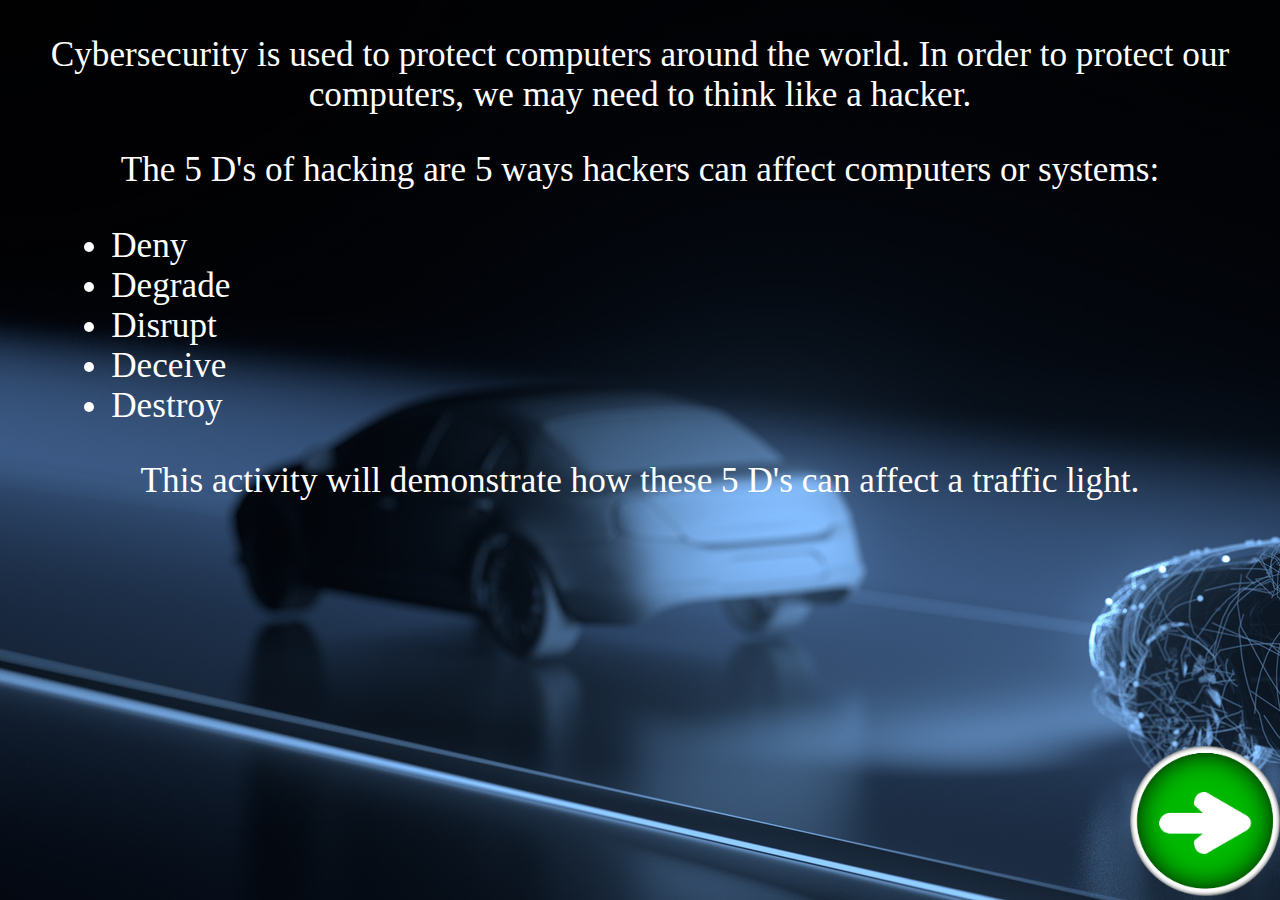
<file: intro.html>
<!DOCTYPE html>
<html>
    <head>
        <title>Traffic Light Hacking</title>

        <meta charset="utf-8">
        <meta name="description" content="A demonstration of the 5 D's of hacking">
        <meta name="author" content="Zachary Berritt, Patrick Miller, Peter Gallina">
        <meta name="viewport" content="width=device-width, initial-scale=1.0" />
    
        <link rel="stylesheet" href="./public/css/intro.css">
    </head>
    <body>
        <p style="font-size: 2.75vw; text-align:center">
            Cybersecurity is used to protect computers around the world. In order to protect our computers, we may need to think like a hacker.
        </p>
        <p style="font-size: 2.75vw; text-align:center;">The 5 D's of hacking are 5 ways hackers can affect computers or systems:</p>
        <ul style="font-size: 2.75vw; margin-left: 5%;">
            <li>Deny</li>
            <li>Degrade</li>
            <li>Disrupt</li>
            <li>Deceive</li>
            <li>Destroy</li>
        </ul>
        <p style="font-size: 2.75vw; text-align:center;">This activity will demonstrate how these 5 D's can affect a traffic light.</p>
        <div class="continue-btn">
            <a href="./menu.html">
                <img src="./public/assets/go_button.png" alt="Continue Button" width="150">
            </a>
        </div>
        <script src="./public/js/idle-timer.js"></script>
    </body>
</html>
</file>
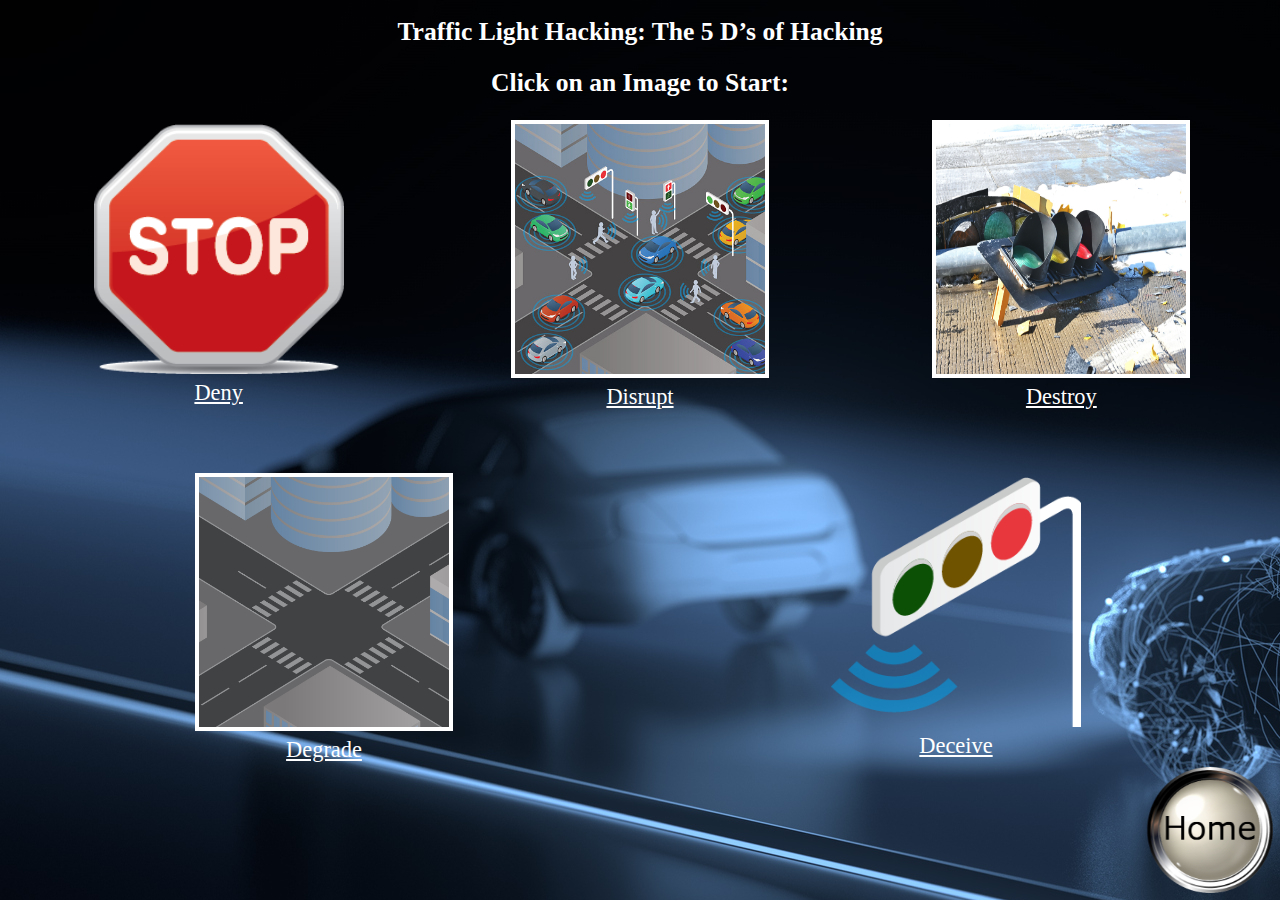
<file: menu.html>
<!DOCTYPE html>
<html>
    <head>
        <title>Traffic Light Hacking</title>

        <meta charset="utf-8">
        <meta name="description" content="A demonstration of the 5 D's of hacking">
        <meta name="author" content="Zachary Berritt, Patrick Miller, Peter Gallina">
        <meta name="viewport" content="width=device-width, initial-scale=1.0" />
    
        <link rel="stylesheet" href="./public/css/menu.css">
    </head>
    <body>
        <div class="title-text">
            <h1 style="font-size: 2vw;">Traffic Light Hacking: The 5 D’s of Hacking</h1>
            <h2 style="font-size: 2vw;">Click on an Image to Start:</h2>
        </div>
        <div class="menu">
            <div class="row-1">
                <div>
                    <a href="./simulations/deny.html">
                        <img src="./public/assets/stop_sign.png" alt="deny">
                        <br>
                        <span>Deny</span>
                    </a>
                </div>
                <div>
                    <a href="./simulations/disrupt.html">
                        <img class="menu-border" src="./public/assets/traffic-intersection.jpg" alt="disrupt">
                        <br>
                        <span>Disrupt</span>
                    </a>
                </div>
                <div>
                    <a href="./simulations/destroy.html">
                        <img class="menu-border" src="./public/assets/destroyed-light.jpg" alt="destroy">
                        <br>
                        <span>Destroy</span>
                    </a>
                </div>
            </div>
            <div class="row-2">
                <div>
                    <a href="./simulations/degrade.html">
                        <img class="menu-border" src="./public/assets/intersection.png" alt="degrade">
                        <br>
                        <span>Degrade</span>
                    </a>
                </div>
                <div>
                    <a href="./simulations/deceive.html">
                        <img src="./public/assets/traffic-light1.png" alt="deceive">
                        <br>
                        <span>Deceive</span>
                    </a>
                </div>
            </div>
        </div>
        <a href="./index.html">
            <img class="home-btn"src="./public/assets/Home.png" alt="Home">
        </a>
        <script src="./public/js/idle-timer.js"></script>
    </body>
</html>
</file>
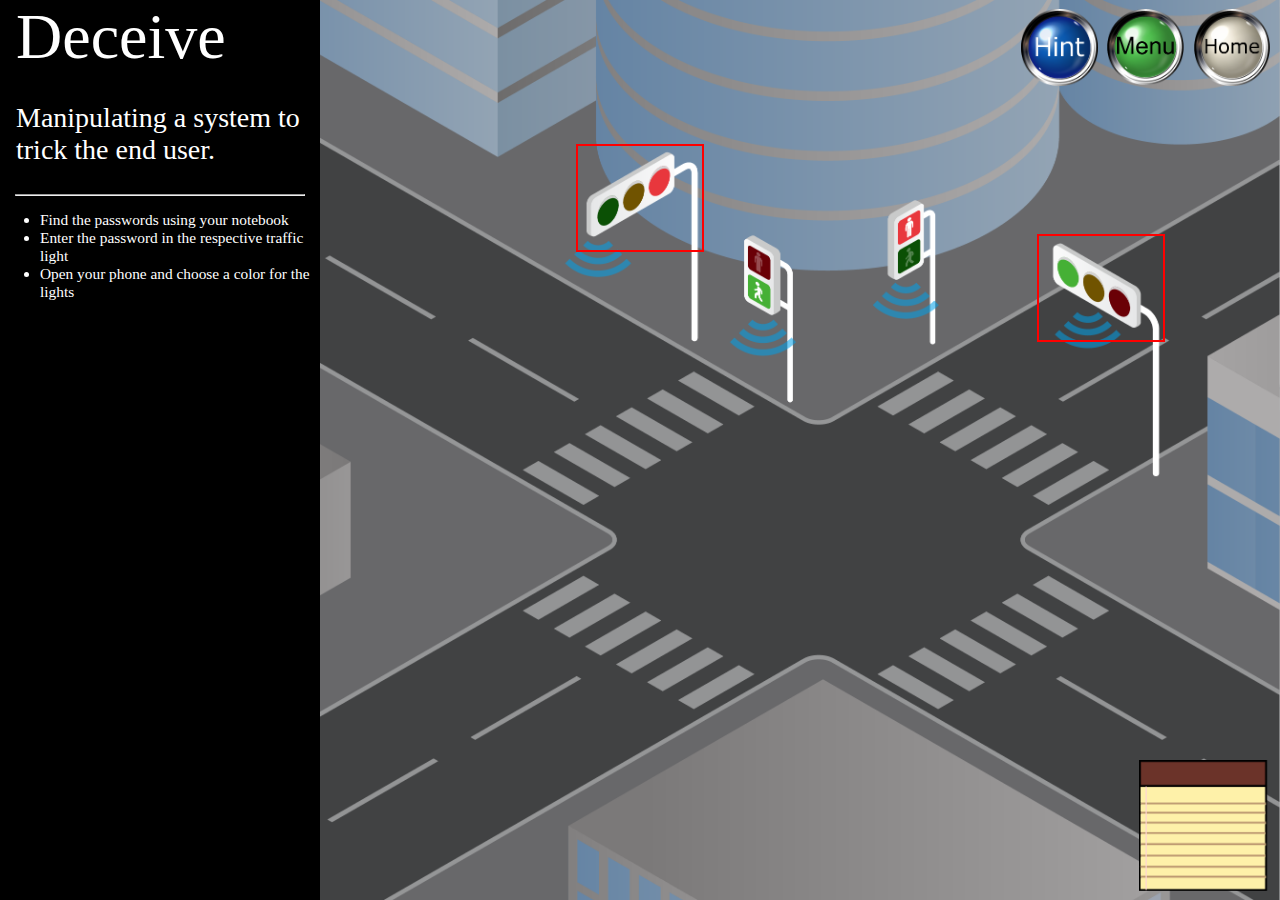
<file: simulations/deceive.html>
<!DOCTYPE html>
<html>
    <head>
        <title>Traffic Light Hacking</title>

        <meta charset="utf-8">
        <meta name="description" content="A demonstration of the 5 D's of hacking">
        <meta name="author" content="Zachary Berritt, Patrick Miller, Peter Gallina">
        <meta name="viewport" content="width=device-width, initial-scale=1.0" />
        <link rel="stylesheet" href="../public/css/simulations.css">
    </head>

    <body>
        <div class="stage">
            <img id="stage-image" src="../public/assets/intersection-with-lights.png" width="100%" height="100%">
            <img onclick="window.location.href = '../'" id="home-btn" src="../public/assets/Home.png">
            <img id="hint-btn" onclick="document.getElementById('hint').style.display = 'block';" src="../public/assets/Hint.png">
            <img id="menu-btn" onclick="window.location.href = '../menu.html'" src="../public/assets/Menu.png">
            <img id="phone-2" onclick="openPhone()" src="../public/assets/Phone.png">
            <img id="notepad" onclick="openNotepad()" src="../public/assets/Notepad.png">
            <button id="light-1-trigger" onclick="lightOneTrigger()" class="trigger-enabled" style="width: 10%; height: 12%; top: 26%; left: 81%;"></button>
            <button id="light-2-trigger" onclick="lightTwoTrigger()" class="trigger-enabled" style="width: 10%; height: 12%; top: 16%; left: 45%;"></button>
            <div id="notepad-full">
                <img class="exit-notebook" src="../public/assets/x.png" onclick="closeNotepad()">
                <img src="../public/assets/Questions.png" height="100%" width="100%">
            </div>
            <div id="password-1" class="insert-password">
                <div class="pass-top-bar">
                    <img src="../public/assets/x.png" style="position: absolute; height: 8%; width: auto; top: .5%; right: .5%; cursor: pointer;" onclick="exitPassword()">
                </div>
                <div>
                    <h1 style="font-size: 1.75vw;">Light #1 Login</h1>
                    <table class="password-input" align="center" style="display: table; text-align: center;">
                        <tr>
                            <th><span style="font-size: 1vw">Username:</span></th>
                            <th><input style="height: 1vw; width: 10vw;" type="text" value="H@(|<3R" readonly="readonly"></th>
                        </tr>
                        <tr style="display: table-row;">
                            <th><span style="font-size: 1vw">Password:</span></th>
                            <th><input style="height: 1vw; width: 10vw;" id="input-1" type="password"></th>
                        </tr>
                    </table>
                        <button onclick="enterOne()" id="enter-1" style="position: absolute; bottom: 1%; right: 1%; height: 20%; width: 25%; font-size: 2vw;">Enter</button>
                        <p id="input1-error" style="color: red; display: none; font-size: 140%;">Incorrect Password!</p>
                        <p id="input1-success" style="color: green; display: none; font-size: 140%;">Success! Exiting...</p>
                </div>
            </div>

            <div id="password-2" class="insert-password">
                <div class="pass-top-bar">
                    <img src="../public/assets/x.png" style="position: absolute; height: 8%; width: auto; top: .5%; right: .5%; cursor: pointer;" onclick="exitPassword()">
                </div>
                <div>
                    <h1 style="font-size: 1.75vw;">Light #2 Login</h1>
                    <table class="password-input" align="center" style="display: table; text-align: center;">
                        <tr>
                            <th><span style="font-size: 1vw">Username:</span></th>
                            <th><input style="height: 1vw; width: 10vw;" type="text" value="H@(|<3R" readonly="readonly"></th>
                        </tr>
                        <tr style="display: table-row;">
                            <th><span style="font-size: 1vw">Password:</span></th>
                            <th><input style="height: 1vw; width: 10vw;" id="input-2" type="password"></th>
                        </tr>
                    </table>
                        <button onclick="enterTwo()" id="enter-1" style="position: absolute; bottom: 1%; right: 1%; height: 20%; width: 25%; font-size: 2vw;">Enter</button>
                        <p id="input2-error" style="color: red; display: none; font-size: 140%;">Incorrect Password!</p>
                        <p id="input2-success" style="color: green; display: none; font-size: 140%;">Success! Exiting...</p>
                </div>
            </div>
            <div id="phone-full">
                <img class="exit-phone" src="../public/assets/x.png" onclick="closePhone()">
                <div class="screen">
                    Hacker Terminal [Version 1.0.7]
                    <br>
                    (c) 2020 Zach Berritt. 
                    <br>
                    No rights reserved.
                    <br><br>
                    hacker@my-phone:~$ sudo ssh admin@187.283.32.313 -p 5678
                    <br><br>
                    admin@187.283.32.313:5678's password: **************
                    <br>
                    Authentication successful!
                    <br><br>
                    admin@traffic-light:~$ color-change
                    <br>
                    <br>
                    <span style="color: yellow;">What color will you change the lights to (select with mouse):</span>
                    <br>
                    <div id="color-choices">
                        <span onclick="greenChoice()" style="color: lime; cursor: pointer;">Green</span>
                        <br>
                        <span onclick="redChoice()" style="color: red; cursor: pointer;">Red</span>
                        <br> 
                    </div>
                    <br>
                    <p id="green-message" style="display: none;">Success! The lights are now <span style="color: lime;">green</span> and a crash has occurred (click the X to see the damage).</p>
                    <p id="red-message" style="display: none;">Success! The lights are now <span style="color: red;">red</span> and traffic is no longer flowing (click the X to see the damage).</p>
                </input>
                </div>
                <img src="../public/assets/PhoneBIG.png" height="100%" width="100%">
            </div>
        </div>
        <div class="side-bar">
           <span style="font-size: 64px;">Deceive</span>
            <p>
                Manipulating a system to trick the end user.
            </p>
            <hr>
            <ul class="directions">
                <li>Find the passwords using your notebook</li>
                <li>Enter the password in the respective traffic light</li>
                <li>Open your phone and choose a color for the lights</li>
            </ul>
            <p id="hint">
                Password hints:
                <br><br>
                Password 1: Starts with a C
                <br>
                Password 2: All numbers
            </p>
            <p id="deceive-success" style="display: none; color: lime">
                Success! The lights have been manipulated, tricking the drivers.
                <br><br>
                <b>This activity is complete! Click the menu button to choose another activity.</b>
            </p>
        </div>
        <script src="../public/js/deceive.js"></script>
        <script src="../public/js/idle-timer.js"></script>
    </body>
</html>
</file>
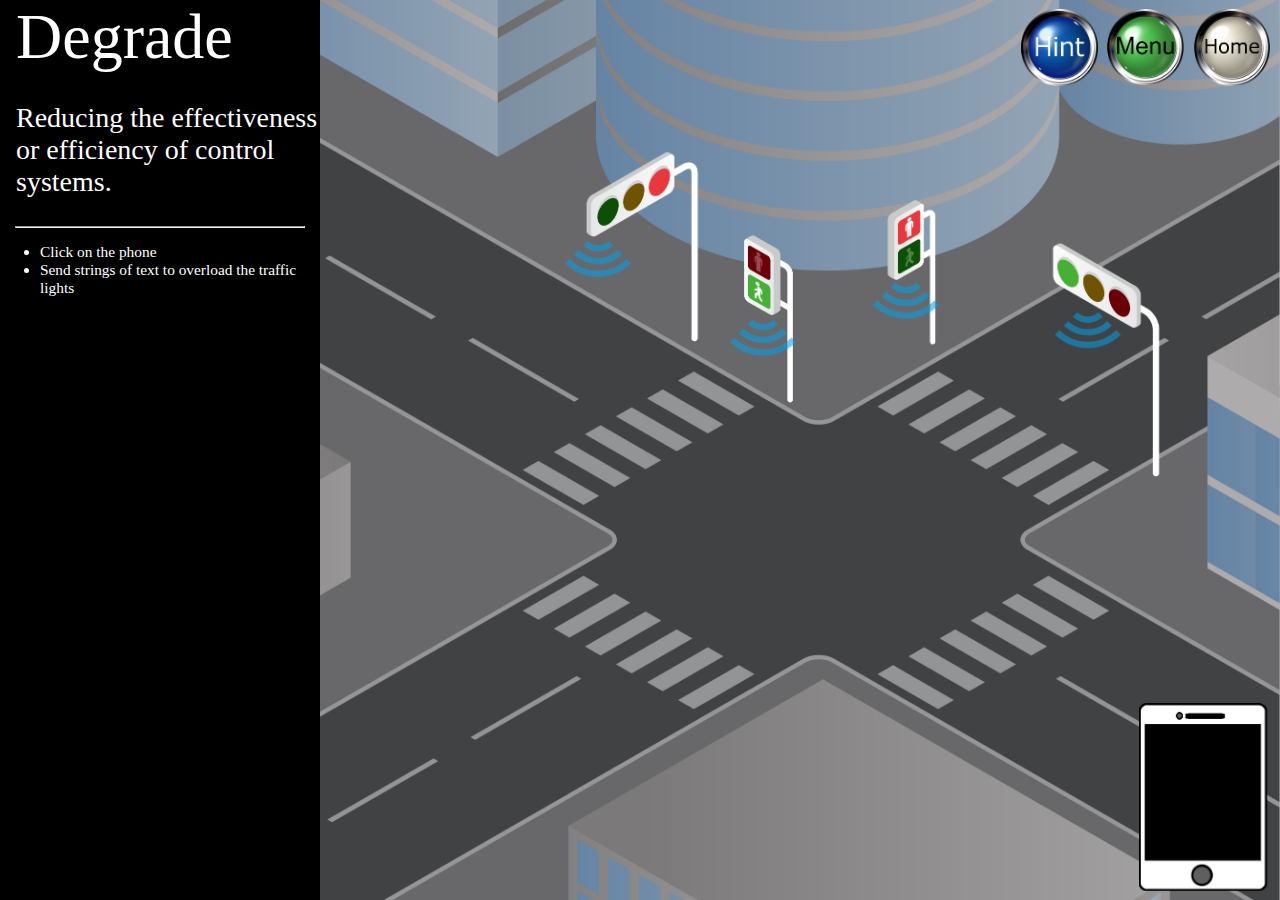
<file: simulations/degrade.html>
<!DOCTYPE html>
<html>
    <head>
        <title>Traffic Light Hacking</title>

        <meta charset="utf-8">
        <meta name="description" content="A demonstration of the 5 D's of hacking">
        <meta name="author" content="Zachary Berritt, Patrick Miller, Peter Gallina">
        <meta name="viewport" content="width=device-width, initial-scale=1.0" />
        <link rel="stylesheet" href="../public/css/simulations.css">
    </head>

    <body>
        <div class="stage">
            <img id="stage-image" src="../public/assets/intersection-with-lights.png" width="100%" height="100%">
            <img onclick="window.location.href = '../'" id="home-btn" src="../public/assets/Home.png">
            <img id="menu-btn" onclick="window.location.href = '../menu.html'" src="../public/assets/Menu.png">
            <img id="hint-btn" onclick="document.getElementById('hint').style.display = 'block';" src="../public/assets/Hint.png">
            <img id="phone" onclick="openPhone()" src="../public/assets/Phone.png">
            <div id="phone-full">
                <img class="exit-phone" src="../public/assets/x.png" onclick="closePhone()">
                <div class="screen">
                    Hacker Terminal [Version 1.1.0]
                    <br>
                    (c) 2020 Zach Berritt. 
                    <br>
                    No rights reserved.
                    <br><br>
                    hacker@my-phone:~$ sudo ddos admin@187.283.32.313 -p 5678
                    <br><br>
                    admin@187.283.32.313:5678's password: **************
                    <br>
                    Authentication successful!
                    <br><br>
                    admin@traffic-light status: <span id="traffic-status" style="color: lime;">Great</span>
                    <br>
                    Awaiting data...
                    <br>
                    <input class="phone-input" id="ddos-area" type="text">
                    <button onclick="sendData()">Send</button>
                    <span id="error" style="color: red; display: none;">Maybe send a longer string..</span>
                    <span id="success" style="color: lime; display: none;">Press the X to see the damage</span>
                </input>
                </div>
                <img src="../public/assets/PhoneBIG.png" height="100%" width="100%">
            </div>
        </div>
        <div class="side-bar">
           <span style="font-size: 64px;">Degrade</span>
            <p>
                Reducing the effectiveness or efficiency of control systems.
            </p>
            <hr>
                <ul class="directions">
                    <li>Click on the phone</li>
                    <li>Send strings of text to overload the traffic lights</li>
                </ul>
            <p id="hint">
                <b>Hint:</b>
                <br>
                Send a very long string of characters repeatedly.
            </p>
            <p id="degrade-success" style="color: lime; display: none;">
                Success! The light has been overloaded with data and caused a traffic backup.
                <br><br>
                <b>This activity is complete! Click the menu button to choose another activity.</b>
            </p>
        </div>
        <script src="../public/js/degrade.js"></script>
        <script src="../public/js/idle-timer.js"></script>
    </body>
</html>
</file>
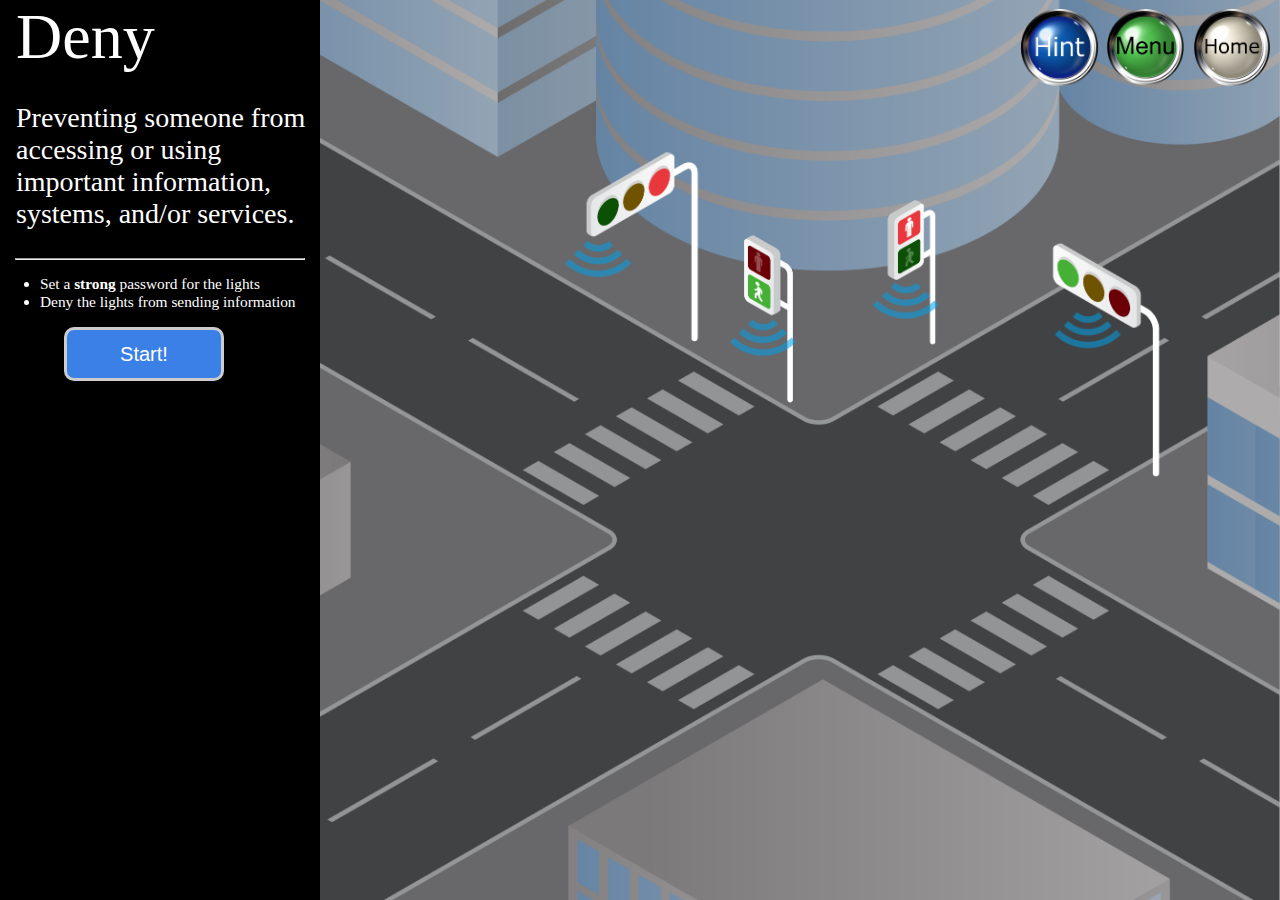
<file: simulations/deny.html>
<!DOCTYPE html>
<html>
    <head>
        <title>Traffic Light Hacking</title>

        <meta charset="utf-8">
        <meta name="description" content="A demonstration of the 5 D's of hacking">
        <meta name="author" content="Zachary Berritt, Patrick Miller, Peter Gallina">
        <meta name="viewport" content="width=device-width, initial-scale=1.0" />
        <link rel="stylesheet" href="../public/css/simulations.css">
    </head>

    <body>
        <div class="stage">
            <img id="stage-image" src="../public/assets/intersection-with-lights.png" width="100%" height="100%">
            <img onclick="window.location.href = '../'" id="home-btn" src="../public/assets/Home.png">
            <img id="hint-btn" onclick="document.getElementById('hint').style.display = 'block';" src="../public/assets/Hint.png">
            <img id="menu-btn" onclick="window.location.href = '../menu.html'" src="../public/assets/Menu.png">
            <div id="password" class="insert-password">
                <div class="pass-top-bar">
                    <img src="../public/assets/x.png" style="position: absolute; height: 8%; width: auto; top: .5%; right: .5%; cursor: pointer;" onclick="exitPassword()">
                </div>
                <div>
                    <span style="font-size: 1.5vw;">Create a <b>strong</b> password for the traffic light</span>
                    <br>
                    <span style="font-size: 1vw;">This password will not save anywhere after leaving the page!</span>
                    <br><br>
                    <table class="password-input" align="center" style="display: table; text-align: left;">
                        <tr>
                            <th><span style="font-size: 1vw;">Password:</span></th>
                            <th><input style="height: 1vw; width: 10vw;" id="pass-input" type="password"></th>
                        </tr>
                        <tr>
                            <th><span style="font-size: 1vw;">Re-type Password:</span></th>
                            <th><input style="height: 1vw; width: 10vw;" id="pass-confirm" type="password"></th>
                        </tr>
                    </table>
                    <button style="position: absolute; bottom: 1%; right: 1%; height: 20%; width: 25%; font-size: 2vw;" onclick="testPassword()">Enter</button>
                        <p id="match-error" style="color: red; display: none; font-size: 140%;">Your passwords do not match.</p>
                        <p id="input-error" style="color: red; display: none; font-size: 140%;">Your password is not strong enough!</p>
                        <p id="input-success" style="color: green; display: none; font-size: 140%;">Success! Password has been applied.</p>
                </div>
            </div>
        </div>
        <div class="side-bar">
           <span style="font-size: 64px;">Deny</span>
            <p>
                Preventing someone from accessing or using important information, systems, and/or services.
            </p>
            <hr>
            <ul class="directions">
                <li>Set a <b>strong</b> password for the lights</li>
                <li>Deny the lights from sending information</li>
            </ul>
            <button id="start" class="hack-btn" onclick="start()">Start!</button>
            <br><br>
            <div style="font-size: 125%; margin-left: 5%;" id="hint">
                <span>A strong password must be the following:</span>
                <ol>
                    <li>At least 10 characters long</li>
                    <li>Contains upper and lower case letters</li>
                    <li>Contains number(s)</li>
                    <li>Contains special characters (!, ?, @, etc.)</li>
                </ol>
            </div>
            <p id="deny-success" style="color: lime; display: none;">
                Success! The traffic light can no longer be accessed. Cars can no longer tell if the light should be green or red, which can lead to severe accidents.
                <br><br>
                <b>This activity is complete! Click the menu button to choose another activity.</b>
            </p>
        </div>
        <script src="../public/js/deny.js"></script>
        <script src="../public/js/idle-timer.js"></script>
    </body>
</html>
</file>
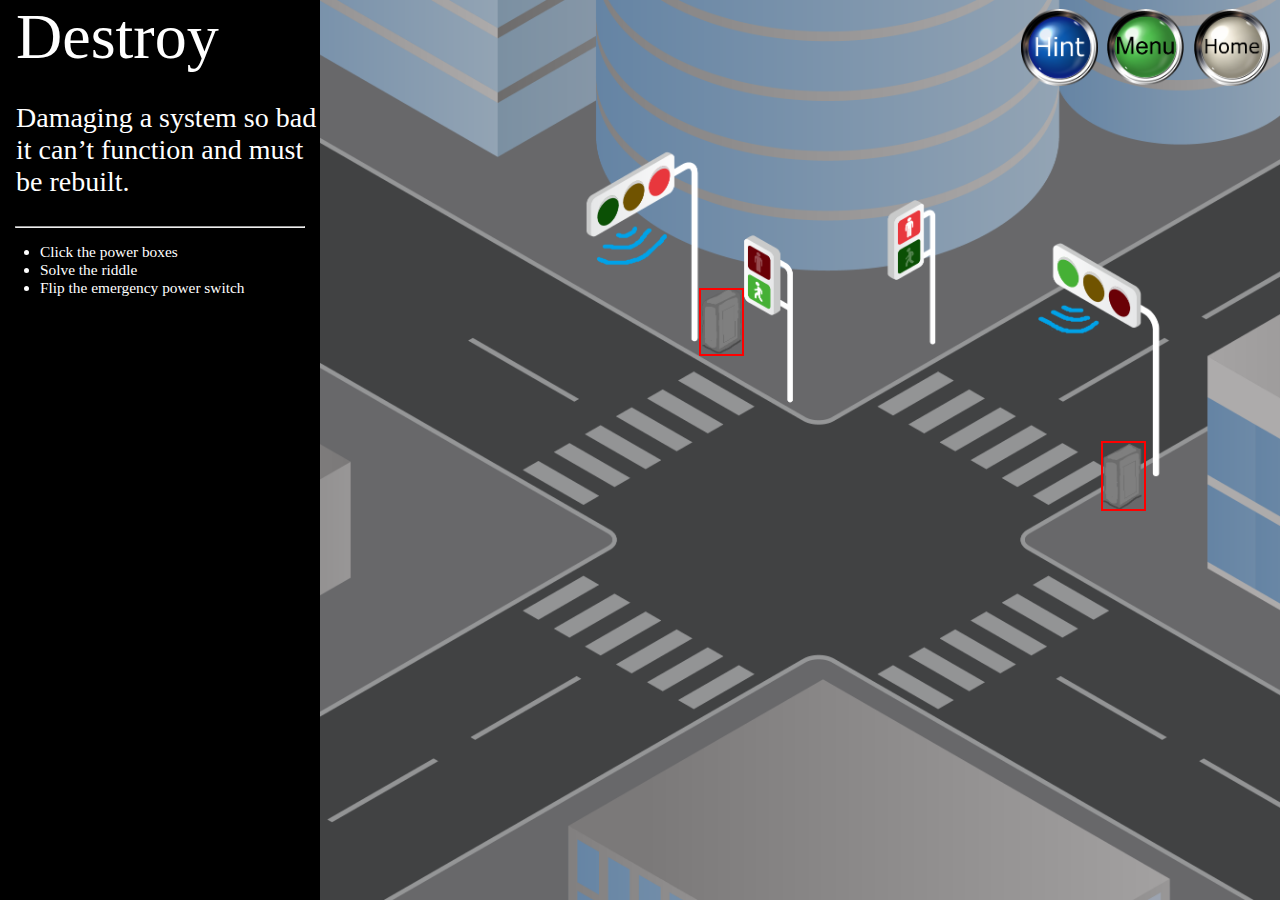
<file: simulations/destroy.html>
<!DOCTYPE html>
<html>
    <head>
        <title>Traffic Light Hacking</title>

        <meta charset="utf-8">
        <meta name="description" content="A demonstration of the 5 D's of hacking">
        <meta name="author" content="Zachary Berritt, Patrick Miller, Peter Gallina">
        <meta name="viewport" content="width=device-width, initial-scale=1.0" />
        <link rel="stylesheet" href="../public/css/simulations.css">
    </head>

    <body>
        <div class="stage">
            <img id="stage-image" src="../public/assets/destroy/intersection with boxes.png" width="100%" height="100%">
            <img onclick="window.location.href = '../'" id="home-btn" src="../public/assets/Home.png">
            <img id="menu-btn" onclick="window.location.href = '../menu.html'" src="../public/assets/Menu.png">
            <img id="hint-btn" onclick="document.getElementById('hint').style.display = 'block';" src="../public/assets/Hint.png">
            <button id="box-1-trigger" onclick="boxOneTrigger()" class="trigger-enabled" style="width: 3.5%; height: 7.75%; top: 49%; left: 86%;"></button>
            <button id="box-2-trigger" onclick="boxTwoTrigger()" class="trigger-enabled" style="width: 3.5%; height: 7.5%; top: 32%; left: 54.625%;"></button>
            <div id="box-1">
                <div style="width: 100%; height: 9.5%; position: absolute; text-align: center;">
                    <img class="exit-box" src="../public/assets/x.png" onclick="closeBox()">
                    <span style="font-size: 2vw">Wire Box #1</span>
                </div>
                <div class="box-closed" id="box-1-closed">
                    <img id="wires-1" width="100%" height="100%" src="../public/assets/destroy/box.png">
                    <div class="box-riddle">
                        <span style="font-size: 2.5vw;">Sunny Evenings Created Really Exciting Times.</span> 
                    </div>
                    <div class="box-input">
                        <span style="font-size: 1vw;">Enter the Code: </span>
                        <input style="font-size: 1vw;"autocomplete="off" id="input-1" type="password">
                        <br>
                        <button class="open-box" onclick="inputCode(1)">Enter</button>
                        <span id="box-1-error" style="font-size: 2vw; color: #8b0000; display: none;">Incorrect Code!</span>
                    </div>
                </div>
                <div class="box-open" id="box-1-open">
                    <img id="switch-1" width="100%" height="100%" src="../public/assets/destroy/Switch OFF.png">
                    <button onclick="switchOne()" style="width: 20%; height: 40%; top: 31%; left: 42%;" class="switch"></button>
                </div>
            </div>
            <!--i am a seperator-->
            <div id="box-2">
                <div style="width: 100%; height: 9.5%; position: absolute; text-align: center;">
                    <img class="exit-box" src="../public/assets/x.png" onclick="closeBox()">
                    <span style="font-size: 2vw">Wire Box #2</span>
                </div>
                <div class="box-closed" id="box-2-closed">
                    <img id="wires-2" width="100%" height="100%" src="../public/assets/destroy/box.png">
                    <div class="box-riddle">
                        <span style="font-size: 2.5vw;">03 15 04 05</span> 
                    </div>
                    <div class="box-input">
                        <span style="font-size: 1vw;">Enter the Code: </span>
                        <input style="font-size: 1vw;"autocomplete="off" id="input-2" type="password">
                        <br>
                        <button class="open-box" onclick="inputCode(2)">Enter</button>
                        <span id="box-2-error" style="font-size: 2vw; color: #8b0000; display: none;">Incorrect Code!</span>
                    </div>
                </div>
                <div class="box-open" id="box-2-open">
                    <img id="switch-2" width="100%" height="100%" src="../public/assets/destroy/Switch OFF.png">
                    <button onclick="switchTwo()" style="width: 20%; height: 40%; top: 31%; left: 42%;" class="switch"></button>
                </div>
            </div>
        </div>
        <div class="side-bar">
           <span style="font-size: 64px;">Destroy</span>
            <p>
                Damaging a system so bad it can’t function and must be rebuilt.
            </p>
            <hr>
            <ul class="directions">
                <li>Click the power boxes</li>
                <li>Solve the riddle</li>
                <li>Flip the emergency power switch</li>
            </ul>
            <p id="hint">
                Box 1: The Capital letters seem odd...
                <br>
                Box 2: Maybe the numbers match up with letters...
            </p>
            <p id="destroy-success" style="display: none; color: lime;">
                Success! Everything is destroyed and this intersection is in chaos.
                <br><br>
                <b>This activity is complete! Click the menu button to choose another activity.</b>
            </p>
            <script src="../public/js/destroy.js"></script>
            <script src="../public/js/idle-timer.js"></script>
        </div>
    </body>
</html>
</file>
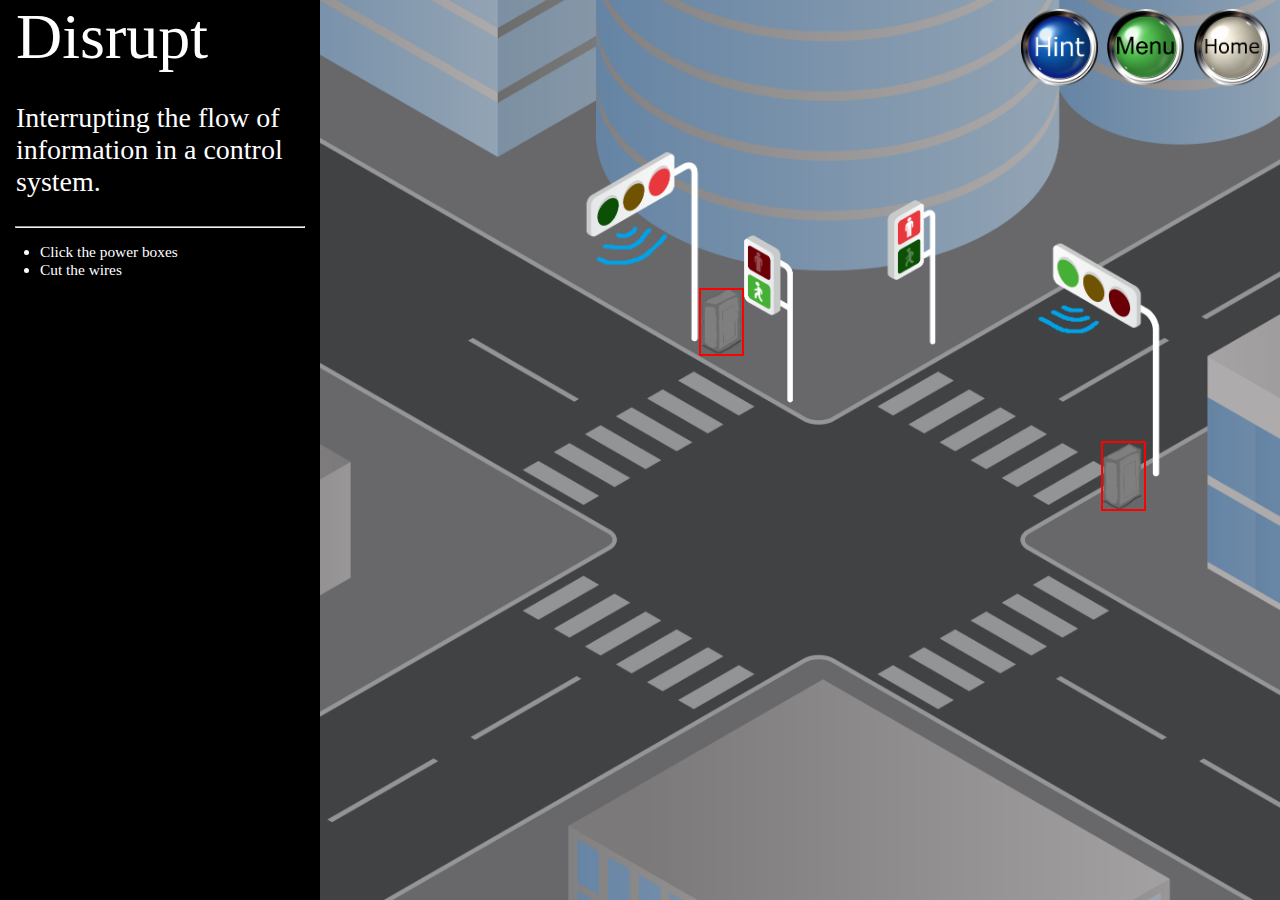
<file: simulations/disrupt.html>
<!DOCTYPE html>
<html>
    <head>
        <title>Traffic Light Hacking</title>

        <meta charset="utf-8">
        <meta name="description" content="A demonstration of the 5 D's of hacking">
        <meta name="author" content="Zachary Berritt, Patrick Miller, Peter Gallina">
        <meta name="viewport" content="width=device-width, initial-scale=1.0" />
        <link rel="stylesheet" href="../public/css/simulations.css">
    </head>

    <body>
        <div class="stage">
            <img id="stage-image" src="../public/assets/disrupt/Signal both.png" width="100%" height="100%">
            <img onclick="window.location.href = '../'" id="home-btn" src="../public/assets/Home.png">
            <img id="hint-btn" onclick="document.getElementById('hint').style.display = 'block';" src="../public/assets/Hint.png">
            <img id="menu-btn" onclick="window.location.href = '../menu.html'" src="../public/assets/Menu.png">
            <button id="box-1-trigger" onclick="boxOneTrigger()" class="trigger-enabled" style="width: 3.5%; height: 7.75%; top: 49%; left: 86%;"></button>
            <button id="box-2-trigger" onclick="boxTwoTrigger()" class="trigger-enabled" style="width: 3.5%; height: 7.5%; top: 32%; left: 54.625%;"></button>
            <div id="box-1">
                <div style="width: 100%; height: 9.5%; position: absolute; text-align: center;">
                    <img class="exit-box" src="../public/assets/x.png" onclick="closeBox()">
                    <span id="feedback-1" style="font-size: 200%">Click on a wire to cut it</span>
                </div>
                <button class="wire" style="height: 85%; width: 15%; position: absolute; left: 13%; top: 11%;" onclick="cutWire(1, 'green')"></button>
                <button class="wire" style="height: 85%; width: 15%; position: absolute; left: 42%; top: 11%;" onclick="cutWire(1, 'blue')"></button>
                <button class="wire" style="height: 85%; width: 15%; position: absolute; left: 74%; top: 11%;" onclick="cutWire(1, 'red')"></button>
                <img id="wires-1" width="100%" height="100%" src="../public/assets/wires/Wire box.png">
            </div>
            <div id="box-2">
                <div style="width: 100%; height: 9.5%; position: absolute; text-align: center;">
                    <img class="exit-box" src="../public/assets/x.png" onclick="closeBox()">
                    <span id="feedback-2" style="font-size: 200%">Click on a wire to cut it</span>
                </div>
                <button class="wire" style="height: 85%; width: 15%; position: absolute; left: 13%; top: 11%;" onclick="cutWire(2, 'green')"></button>
                <button class="wire" style="height: 85%; width: 15%; position: absolute; left: 42%; top: 11%;" onclick="cutWire(2, 'blue')"></button>
                <button class="wire" style="height: 85%; width: 15%; position: absolute; left: 74%; top: 11%;" onclick="cutWire(2, 'red')"></button>
                <img id="wires-2" width="100%" height="100%" src="../public/assets/wires/Wire box.png">
            </div>
        </div>
        <div class="side-bar">
           <span style="font-size: 64px;">Disrupt</span>
            <p>
                Interrupting the flow of information in a control system.
            </p>
            <hr>
            <ul class="directions">
                <li>Click the power boxes</li>
                <li>Cut the wires</li>
            </ul>
            <p id="hint">
                Click on a box next to a light.
            </p>
            <p id="disrupt-success" style="color: lime; display: none;">
                Success! The flow of electricity has been cut and caused a car crash.
                <br><br>
                <b>This activity is complete! Click the menu button to choose another activity.</b>
            </p>
        </div>
        <script src="../public/js/disrupt.js"></script>
        <script src="../public/js/idle-timer.js"></script>
    </body>
</html>
</file>
<file: public/css/intro.css>
body {
    background-image: url("../assets/cyber-cars.jpg");
    color: white;
}
.continue-btn {
    position: fixed;
    bottom: 0;
    right: 0;
}
</file>
<file: public/css/menu.css>
body {
  background-image: url("../assets/cyber-cars.jpg");
  color: white;
}

.title-text {
  text-align: center;
  align-items: center;
}

.menu {
  text-align: center;
}

.row-1 {
  display: flex;
  align-items: center;
}
.row-1 > div {
  flex: 1 0 0%;
}

.row-1 > div > a {
  color: white;
  font-size: 1.75vw;
}

.row-1 > div > a > img {
  width: 250px;
  height: 250px;
}

.row-2 {
  display: flex;
  align-items: center;
  margin-top: 5%;
}
.row-2 > div {
  flex: 1 0 0%;
}

.row-2 > div > a {
  color: white;
  font-size: 1.75vw;
}

.row-2 > div > a > img {
  width: 250px;
  height: 250px;
}

img.menu-border {
  border: 4px solid white;
}

.home-btn {
  position: fixed;
  display: block;
  right: 7px;
  bottom: 7px;
  height: 14%;
  width: auto;
}
</file>
<file: public/css/simulations.css>
body,
html {
  height: 100%;
}

body {
  margin: 0;
  padding: 0;
}

.stage {
  width: 75%;
  height: 100%;
  right: 0;
  position: fixed;
  display: block;
  z-index: 1;
}

.stage > img#stage-image {
  pointer-events: none;
}

.dark {
  filter: brightness(30%);
}

.side-bar {
  position: fixed;
  display: block;
  width: 25%;
  height: 100%;
  top: 0;
  left: 0;
  bottom: 0;
  background-color: black;
  color: white;
}

.side-bar > span {
  margin-left: 5%;
}

.side-bar > button {
  margin-left: 5%;
  font-size: 20px;
}

.side-bar > p {
  font-size: 28px;
  margin-left: 5%;
  pointer-events: none;
  -webkit-touch-callout: none;
  -webkit-user-select: none;
  -khtml-user-select: none;
  -moz-user-select: none;
  -ms-user-select: none;
  user-select: none;
}

.directions {
  font-size: 1.2vw;
}

.side-bar > span {
  pointer-events: none;
  -webkit-touch-callout: none;
  -webkit-user-select: none;
  -khtml-user-select: none;
  -moz-user-select: none;
  -ms-user-select: none;
  user-select: none;
}

.side-bar > hr {
  color: white;
  width: 90%;
}

p#hint {
  display: none;
  font-size: 24px;
}

#hint {
  display: none;
  font-size: 24px;
}

.trigger-enabled {
  position: fixed;
  display: block;
  background: transparent;
  border: 2px solid red;
  color: transparent;
  cursor: pointer;
}

.trigger-disabled {
  position: fixed;
  display: block;
  background: transparent;
  border: none;
  color: transparent;
  cursor: unset;
}

.trigger-disabled:focus {
  outline: none;
}

.trigger-enabled:focus {
  outline: none;
}

.trigger-test {
  /* Used for testing trigger positions */
  position: fixed;
  display: block;
}

#home-btn {
  position: absolute;
  display: block;
  top: 1%;
  right: 1%;
  height: auto;
  width: 8%;
  cursor: pointer;
}

#hint-btn {
  position: absolute;
  display: block;
  top: 1%;
  right: 19%;
  height: auto;
  width: 8%;
  cursor: pointer;
}

#menu-btn {
  position: absolute;
  display: block;
  top: 1%;
  right: 10%;
  height: auto;
  width: 8%;
  cursor: pointer;
}

.hack-btn {
  margin-left: 20% !important;
  background-color: #3b80e7;
  border-radius: 10px;
  border: 3px solid #cccccc;
  color: #ffffff;
  text-align: center;
  width: 50%;
  padding: 4%;
  cursor: pointer;
}

/* Deny only */
.insert-password {
  position: fixed;
  display: none;
  width: 30%;
  height: 30%;
  top: 35%;
  right: 20%;
  background-color: #efebde;
  border-top-left-radius: 4%;
  border-top-right-radius: 4%;
  border-bottom-left-radius: 4%;
  border-bottom-right-radius: 4%;
  border-color: #0054ef;
  border-width: 4px;
  border-style: solid;
}

.pass-top-bar {
  text-align: right;
  width: 100%;
  height: 10%;
  background-color: #0054ef;
  border-top-left-radius: 4% 40%;
  border-top-right-radius: 4% 40%;
}

.insert-password > div {
  display: block;
  align-items: center;
  text-align: center;
  color: black;
}

.insert-password > div > div > p {
  font-size: 42px;
}

#notepad {
  position: fixed;
  display: block;
  bottom: 1%;
  right: 1%;
  height: auto;
  width: 10%;
  z-index: 100;
  cursor: pointer;
}

#notepad-full {
  position: fixed;
  display: none;
  width: 45%;
  height: auto;
  top: 20%;
  right: 15%;
  pointer-events: none;
}

img.exit-notebook {
  position: absolute;
  display: block;
  width: 6%;
  height: auto;
  top: 2%;
  left: 93%;
  cursor: pointer;
  pointer-events: all;
}

#crash {
  position: fixed;
  display: none;
  top: 40%;
  right: 17%;
  height: 30%;
  width: 38%;
}

/* Degrade only */

#phone {
  position: fixed;
  display: block;
  bottom: 1%;
  right: 1%;
  height: auto;
  width: 10%;
  z-index: 100;
  cursor: pointer;
}

#phone-full {
  position: fixed;
  display: none;
  width: 30%;
  height: auto;
  top: 5%;
  right: 25%;
  pointer-events: none;
  font-family: "Courier New", Courier, monospace;
  font-size: 2vw;
  color: white;
}

img.exit-phone {
  position: absolute;
  display: block;
  width: 5%;
  height: auto;
  top: 2%;
  left: 93%;
  cursor: pointer;
  pointer-events: all;
}

.screen {
  display: block;
  position: absolute;
  width: 90%;
  height: 80%;
  left: 5%;
  top: 7%;
  font-size: 1.25vw;
  word-break: break-all;
  pointer-events: all;
}

.phone-input {
  background-color: black;
  color: white;
  border: 1px solid white;
}

/* Disrupt only */
#box-1 {
  position: fixed;
  display: none;
  width: 30%;
  height: auto;
  top: 25%;
  right: 23%;
  pointer-events: none;
}

#box-2 {
  position: fixed;
  display: none;
  width: 30%;
  height: auto;
  top: 25%;
  right: 23%;
  pointer-events: none;
}

.wire {
  display: block;
  pointer-events: all;
  background: transparent;
  border: none;
  color: transparent;
  cursor: pointer;
}

.wire:focus {
  outline: none;
}

.exit-box {
  position: absolute;
  display: block;
  width: 6%;
  height: auto;
  top: 15%;
  left: 93%;
  cursor: pointer;
  pointer-events: all;
}

/* Deceive only */
#phone-2 {
  position: fixed;
  display: none;
  bottom: 1%;
  right: 1%;
  height: 21%;
  width: auto;
  z-index: 100;
  cursor: pointer;
}

/* Destroy only */

#box-2-closed {
  display: block;
}

#box-2-open {
  display: none;
}

#box-1-closed {
  display: block;
}

#box-1-open {
  display: none;
}

.box-open {
  pointer-events: all;
}

.box-closed {
  pointer-events: all;
}

.switch {
  position: absolute;
  display: block;
  pointer-events: all;
  background: transparent;
  border: none;
  color: transparent;
  cursor: pointer;
}

.switch:focus {
  outline: none;
}

.box-riddle {
  position: absolute;
  width: 100%;
  height: 40%;
  top: 12%;
  text-align: center;
}

.box-input {
  position: absolute;
  width: 100%;
  height: 40%;
  top: 50%;
  text-align: center;
}

.open-box {
  margin-top: 0.5vw;
  background-color: #3b80e7;
  border-radius: 10px;
  border: 3px solid #cccccc;
  color: #ffffff;
  text-align: center;
  width: 30%;
  padding: 4%;
  cursor: pointer;
  font-size: 1.5vw;
}
</file>
